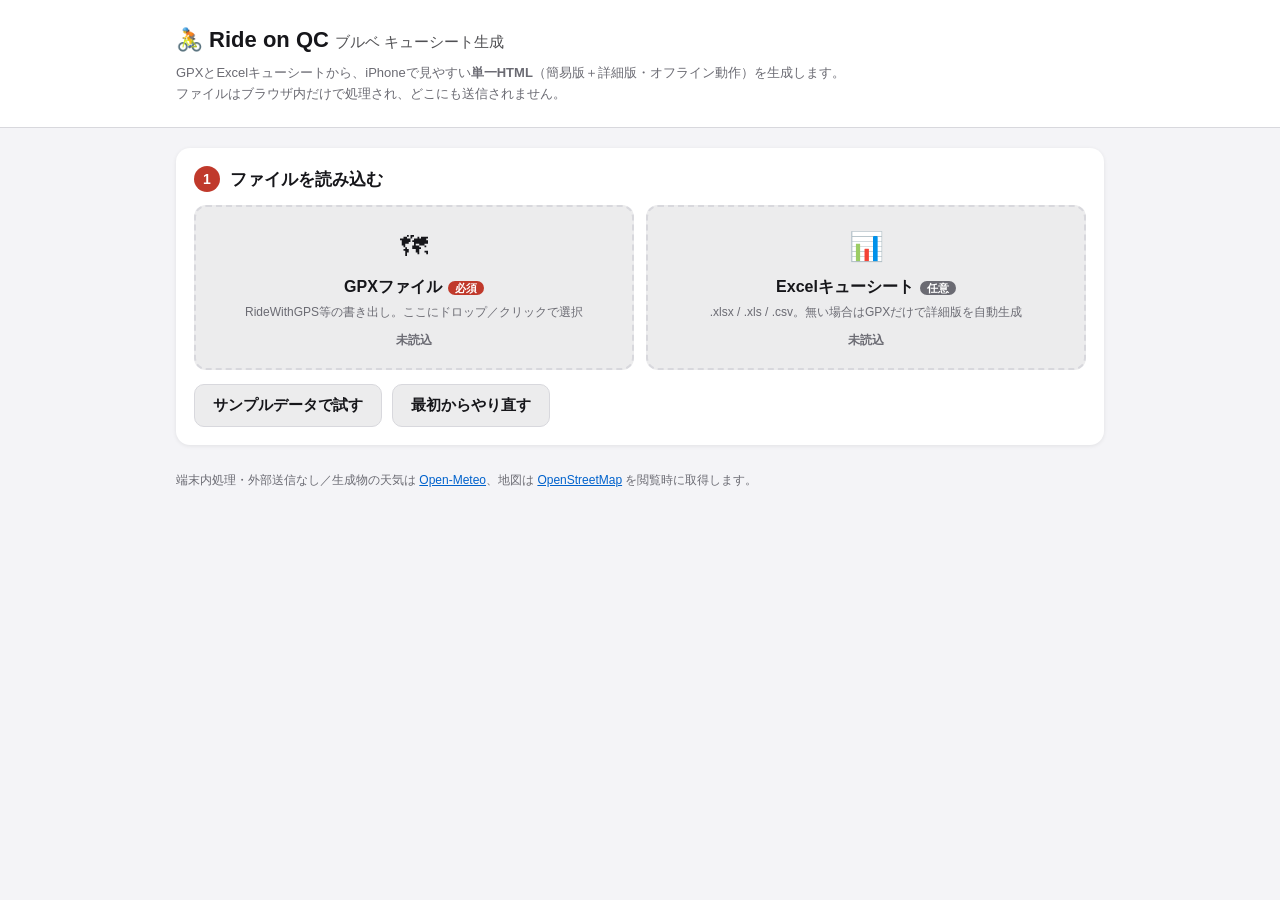
<file: app/index.html>
<!DOCTYPE html>
<html lang="ja">
<head>
<meta charset="UTF-8">
<meta name="viewport" content="width=device-width, initial-scale=1.0">
<title>Ride on QC － ブルベ キューシート生成</title>
<link rel="icon" href="../assets/favicon.ico">
<link rel="stylesheet" href="assets/app.css">
<link rel="canonical" href="https://pikaring.github.io/ride-on-qc/app/">
</head>
<body>
<header class="app-header">
  <div class="wrap">
    <h1>🚴 Ride on QC <small style="font-size:.7em;font-weight:500;opacity:.75">ブルベ キューシート生成</small></h1>
    <p class="lead">GPXとExcelキューシートから、iPhoneで見やすい<strong>単一HTML</strong>（簡易版＋詳細版・オフライン動作）を生成します。<br>
      ファイルはブラウザ内だけで処理され、どこにも送信されません。</p>
  </div>
</header>

<main class="wrap">

  <!-- ========== STEP 1 ========== -->
  <section class="step" id="step1">
    <h2><span class="num">1</span> ファイルを読み込む</h2>
    <div class="drop-grid">
      <label class="drop" id="drop-gpx">
        <input type="file" id="file-gpx" accept=".gpx,application/gpx+xml,text/xml" hidden>
        <div class="drop-icon">🗺</div>
        <div class="drop-title">GPXファイル<span class="req">必須</span></div>
        <div class="drop-hint">RideWithGPS等の書き出し。ここにドロップ／クリックで選択</div>
        <div class="drop-status" id="status-gpx">未読込</div>
      </label>
      <label class="drop" id="drop-xlsx">
        <input type="file" id="file-xlsx" accept=".xlsx,.xls,.xlsm,.csv" hidden>
        <div class="drop-icon">📊</div>
        <div class="drop-title">Excelキューシート<span class="opt">任意</span></div>
        <div class="drop-hint">.xlsx / .xls / .csv。無い場合はGPXだけで詳細版を自動生成</div>
        <div class="drop-status" id="status-xlsx">未読込</div>
      </label>
    </div>
    <div class="row-actions">
      <button class="btn ghost" id="btn-sample">サンプルデータで試す</button>
      <button class="btn ghost" id="btn-reset">最初からやり直す</button>
    </div>
    <div id="gpx-summary" class="summary hidden"></div>
  </section>

  <!-- ========== STEP 2 ========== -->
  <section class="step hidden" id="step2">
    <h2><span class="num">2</span> シートと列の対応を確認する</h2>
    <p class="note">主催者ごとに書式が違うため、自動推定した対応付けを念のため確認してください。</p>
    <div id="sheets"></div>
  </section>

  <!-- ========== STEP 3 ========== -->
  <section class="step hidden" id="step3">
    <h2><span class="num">3</span> 大会情報・生成オプション</h2>
    <div class="form-grid">
      <label>大会名（出力HTMLのタイトル）
        <input type="text" id="opt-title" placeholder="2026BRM912北海道300km函館">
      </label>
      <label>出走日
        <input type="date" id="opt-date">
      </label>
      <label>出走時刻
        <input type="time" id="opt-time" value="07:00">
      </label>
      <label>既定の想定巡航速度（km/h）
        <input type="number" id="opt-speed" value="18" min="10" max="30" step="1">
      </label>
      <label>総距離の上書き（km・空欄でExcel/GPX優先）
        <input type="number" id="opt-total" step="0.1" placeholder="自動">
      </label>
      <label>制限時間（時間・任意／Excelに時刻が無いとき使用）
        <input type="number" id="opt-limit" step="0.5" min="1" max="120" placeholder="200km=13.5 / 300km=20">
      </label>
      <label class="check-label">
        <input type="checkbox" id="opt-acp" checked>
        Open/Closeが無い地点はACP基準（上限34/32/30/28・下限15km/h）で補完する
      </label>
      <label class="check-label">
        <input type="checkbox" id="opt-snap" checked>
        GPXのウェイポイント名がCP名と一致したら、その座標を優先する
      </label>
      <label class="check-label">
        <input type="checkbox" id="opt-autoturns" checked>
        Excelに曲がり角が無い場合、GPXの方位変化から自動抽出する
      </label>
      <label>自動抽出の角度しきい値（度）
        <input type="number" id="opt-angle" value="50" min="20" max="120" step="5">
      </label>
      <label class="check-label">
        <input type="checkbox" id="opt-embed-wx" checked>
        天気予報を埋め込む（生成時点の予報。オフラインでも表示できる）
      </label>
      <label>地図画像の埋め込み（地理院タイル）
        <select id="opt-embed-map">
          <option value="cp">CPのみ（軽い・1MB前後）</option>
          <option value="all">全地点（曲がり角にも地図。数MBになります）</option>
          <option value="none">埋め込まない（ルート略図のみ）</option>
        </select>
      </label>
      <label>地図の詳しさ
        <select id="opt-embed-zoom">
          <option value="17">拡大（z17・交差点の形まで）</option>
          <option value="16" selected>標準（z16）</option>
          <option value="15">広め（z15・タイル共有が増え軽い）</option>
        </select>
      </label>
    </div>
    <p class="note" id="autoturn-note">※自動抽出は「進路とアイコンのみ」の簡易な詳細版になります（道路名・ランドマークはExcelの記述が必要です）。</p>
    <p class="note">※iPhoneのChrome／Edgeで端末内のファイルを開くと外部通信ができません。天気・地図を埋め込んでおくと、その状態でも表示できます（開催16日前から埋め込み可）。<br>
    ※GPXから起こした「ルート略図」（曲がり角の形・進む向き・縮尺）は全地点に必ず入ります（数十KB）。地図画像を入れない地点でも、これで進路は判断できます。</p>
    <div class="row-actions">
      <button class="btn primary" id="btn-generate">キューシートを生成する</button>
    </div>
    <div id="gen-progress" class="progress hidden"></div>
    <div id="gen-error" class="error hidden"></div>
  </section>

  <!-- ========== STEP 4 ========== -->
  <section class="step hidden" id="step4">
    <h2><span class="num">4</span> プレビューとダウンロード</h2>
    <div class="row-actions">
      <button class="btn primary" id="btn-download">⬇ HTMLをダウンロード</button>
      <button class="btn ghost" id="btn-open">別タブで開く</button>
      <span class="filesize" id="filesize"></span>
    </div>
    <div class="note hidden" id="size-warn">⚠️ ファイルが大きめです。iPhoneでの読み込みに時間がかかる場合は、地図の埋め込みを「CPのみ」にすると小さくできます。
    </div>
    <div class="preview-frame"><iframe id="preview" title="プレビュー"></iframe></div>
    <details class="report" id="report-box">
      <summary>座標マッチング結果（精度確認用）</summary>
      <div id="report"></div>
    </details>
  </section>
</main>

<footer class="app-footer wrap">
  <p>端末内処理・外部送信なし／生成物の天気は <a href="https://open-meteo.com/" target="_blank" rel="noopener">Open-Meteo</a>、地図は <a href="https://www.openstreetmap.org/copyright" target="_blank" rel="noopener">OpenStreetMap</a> を閲覧時に取得します。</p>
</footer>

<script src="vendor/xlsx.full.min.js"></script>
<script src="js/util.js"></script>
<script src="js/gpx.js"></script>
<script src="js/turns.js"></script>
<script src="js/xlsx-import.js"></script>
<script src="js/match.js"></script>
<script src="js/offline.js"></script>
<script src="js/template.js"></script>
<script src="js/app.js"></script>
</body>
</html>
</file>
<file: app/assets/app.css>
/* 生成ツール本体のスタイル（ライト/ダーク両対応） */
* { box-sizing:border-box; margin:0; padding:0; }
:root {
  --bg:#f4f4f7; --card:#fff; --card-alt:#ececed; --border:#d8d8dd;
  --text:#16161a; --sub:#6b6b73; --accent:#c0392b; --accent-2:#0062cc;
  --ok:#1a7a3a; --warn:#96700a; --shadow:rgba(0,0,0,.08);
}
@media (prefers-color-scheme: dark) {
  :root {
    --bg:#000; --card:#1c1c1e; --card-alt:#2c2c2e; --border:#48484a;
    --text:#fff; --sub:#aeaeb2; --accent:#ff6961; --accent-2:#6ab7ff;
    --ok:#4cd971; --warn:#ffcf4d; --shadow:rgba(0,0,0,.6);
  }
}
body { font-family:-apple-system,'Hiragino Sans','Yu Gothic',sans-serif; background:var(--bg); color:var(--text); line-height:1.6; }
.wrap { max-width:960px; margin:0 auto; padding:0 16px; }
.app-header { background:var(--card); border-bottom:1px solid var(--border); padding:22px 0; margin-bottom:20px; }
.app-header h1 { font-size:22px; }
.lead { font-size:13px; color:var(--sub); margin-top:6px; }
.step { background:var(--card); border-radius:14px; padding:18px; margin-bottom:16px; box-shadow:0 1px 4px var(--shadow); }
.step h2 { font-size:17px; display:flex; align-items:center; gap:10px; margin-bottom:12px; }
.step h2 .num { width:26px; height:26px; border-radius:50%; background:var(--accent); color:#fff; font-size:14px; display:flex; align-items:center; justify-content:center; flex-shrink:0; }
.hidden { display:none !important; }
.note { font-size:12px; color:var(--sub); margin-bottom:10px; }

.drop-grid { display:grid; grid-template-columns:1fr 1fr; gap:12px; }
@media (max-width:640px) { .drop-grid { grid-template-columns:1fr; } }
.drop { display:block; border:2px dashed var(--border); border-radius:12px; padding:18px; text-align:center; cursor:pointer; transition:.15s; background:var(--card-alt); }
.drop:hover, .drop.over { border-color:var(--accent); background:var(--card); }
.drop.loaded { border-style:solid; border-color:var(--ok); }
.drop-icon { font-size:28px; }
.drop-title { font-weight:700; margin-top:4px; }
.drop-title .req { font-size:11px; background:var(--accent); color:#fff; border-radius:10px; padding:1px 7px; margin-left:6px; }
.drop-title .opt { font-size:11px; background:var(--sub); color:#fff; border-radius:10px; padding:1px 7px; margin-left:6px; }
.drop-hint { font-size:12px; color:var(--sub); margin-top:4px; }
.drop-status { font-size:12px; margin-top:8px; font-weight:700; color:var(--sub); }
.drop.loaded .drop-status { color:var(--ok); }

.row-actions { display:flex; gap:10px; align-items:center; flex-wrap:wrap; margin-top:14px; }
.btn { border:none; border-radius:10px; padding:11px 18px; font-size:15px; font-weight:700; cursor:pointer; font-family:inherit; }
.btn.primary { background:var(--accent); color:#fff; }
.btn.ghost { background:var(--card-alt); color:var(--text); border:1px solid var(--border); }
.btn:active { opacity:.75; }
.btn:disabled { opacity:.4; cursor:not-allowed; }
.filesize { font-size:12px; color:var(--sub); }

.summary { margin-top:14px; background:var(--card-alt); border-radius:10px; padding:12px 14px; font-size:13px; }
.summary dl { display:grid; grid-template-columns:auto 1fr; gap:2px 14px; }
.summary dt { color:var(--sub); }
.summary dd { font-weight:700; }

.sheet { border:1px solid var(--border); border-radius:12px; padding:14px; margin-bottom:12px; }
.sheet-head { display:flex; align-items:center; gap:10px; flex-wrap:wrap; justify-content:space-between; }
.sheet-name { font-weight:700; font-size:15px; }
.sheet-role { display:flex; gap:6px; align-items:center; font-size:13px; }
select, input[type=text], input[type=number], input[type=date], input[type=time] {
  font-family:inherit; font-size:14px; padding:7px 8px; border-radius:8px;
  border:1px solid var(--border); background:var(--card-alt); color:var(--text);
}
.map-grid { display:grid; grid-template-columns:repeat(auto-fill,minmax(180px,1fr)); gap:8px; margin-top:12px; }
.map-grid label { font-size:12px; color:var(--sub); display:flex; flex-direction:column; gap:3px; }
.map-grid select { width:100%; }
.tablewrap { overflow-x:auto; margin-top:10px; border:1px solid var(--border); border-radius:8px; }
table.preview { border-collapse:collapse; font-size:12px; white-space:nowrap; }
table.preview th, table.preview td { border:1px solid var(--border); padding:4px 8px; text-align:left; max-width:220px; overflow:hidden; text-overflow:ellipsis; }
table.preview thead th { background:var(--card-alt); position:sticky; top:0; }
table.preview tr.headerrow td { background:rgba(192,57,43,.12); font-weight:700; }
table.preview td.mapped { background:rgba(0,98,204,.10); }

.form-grid { display:grid; grid-template-columns:repeat(auto-fill,minmax(240px,1fr)); gap:12px; }
.form-grid label { display:flex; flex-direction:column; gap:4px; font-size:13px; color:var(--sub); }
.form-grid .check-label { flex-direction:row; align-items:center; gap:8px; color:var(--text); }
.progress { margin-top:12px; background:var(--card-alt); border-radius:8px; padding:10px 12px; font-size:13px; font-weight:600; }
.error.warn { background:rgba(150,112,10,.15); border-left-color:var(--warn); }
.error { margin-top:12px; background:rgba(192,57,43,.12); border-left:4px solid var(--accent); border-radius:8px; padding:10px 12px; font-size:13px; white-space:pre-wrap; }

.preview-frame { margin-top:12px; border:1px solid var(--border); border-radius:12px; overflow:hidden; height:640px; background:#fff; }
.preview-frame iframe { width:100%; height:100%; border:none; }
.report { margin-top:14px; font-size:13px; }
.report summary { cursor:pointer; font-weight:700; }
.report table { border-collapse:collapse; font-size:12px; margin-top:8px; width:100%; }
.report th, .report td { border:1px solid var(--border); padding:4px 8px; text-align:left; }
.report th { background:var(--card-alt); }
.app-footer { font-size:12px; color:var(--sub); padding:10px 16px 40px; }
a { color:var(--accent-2); }
</file>
